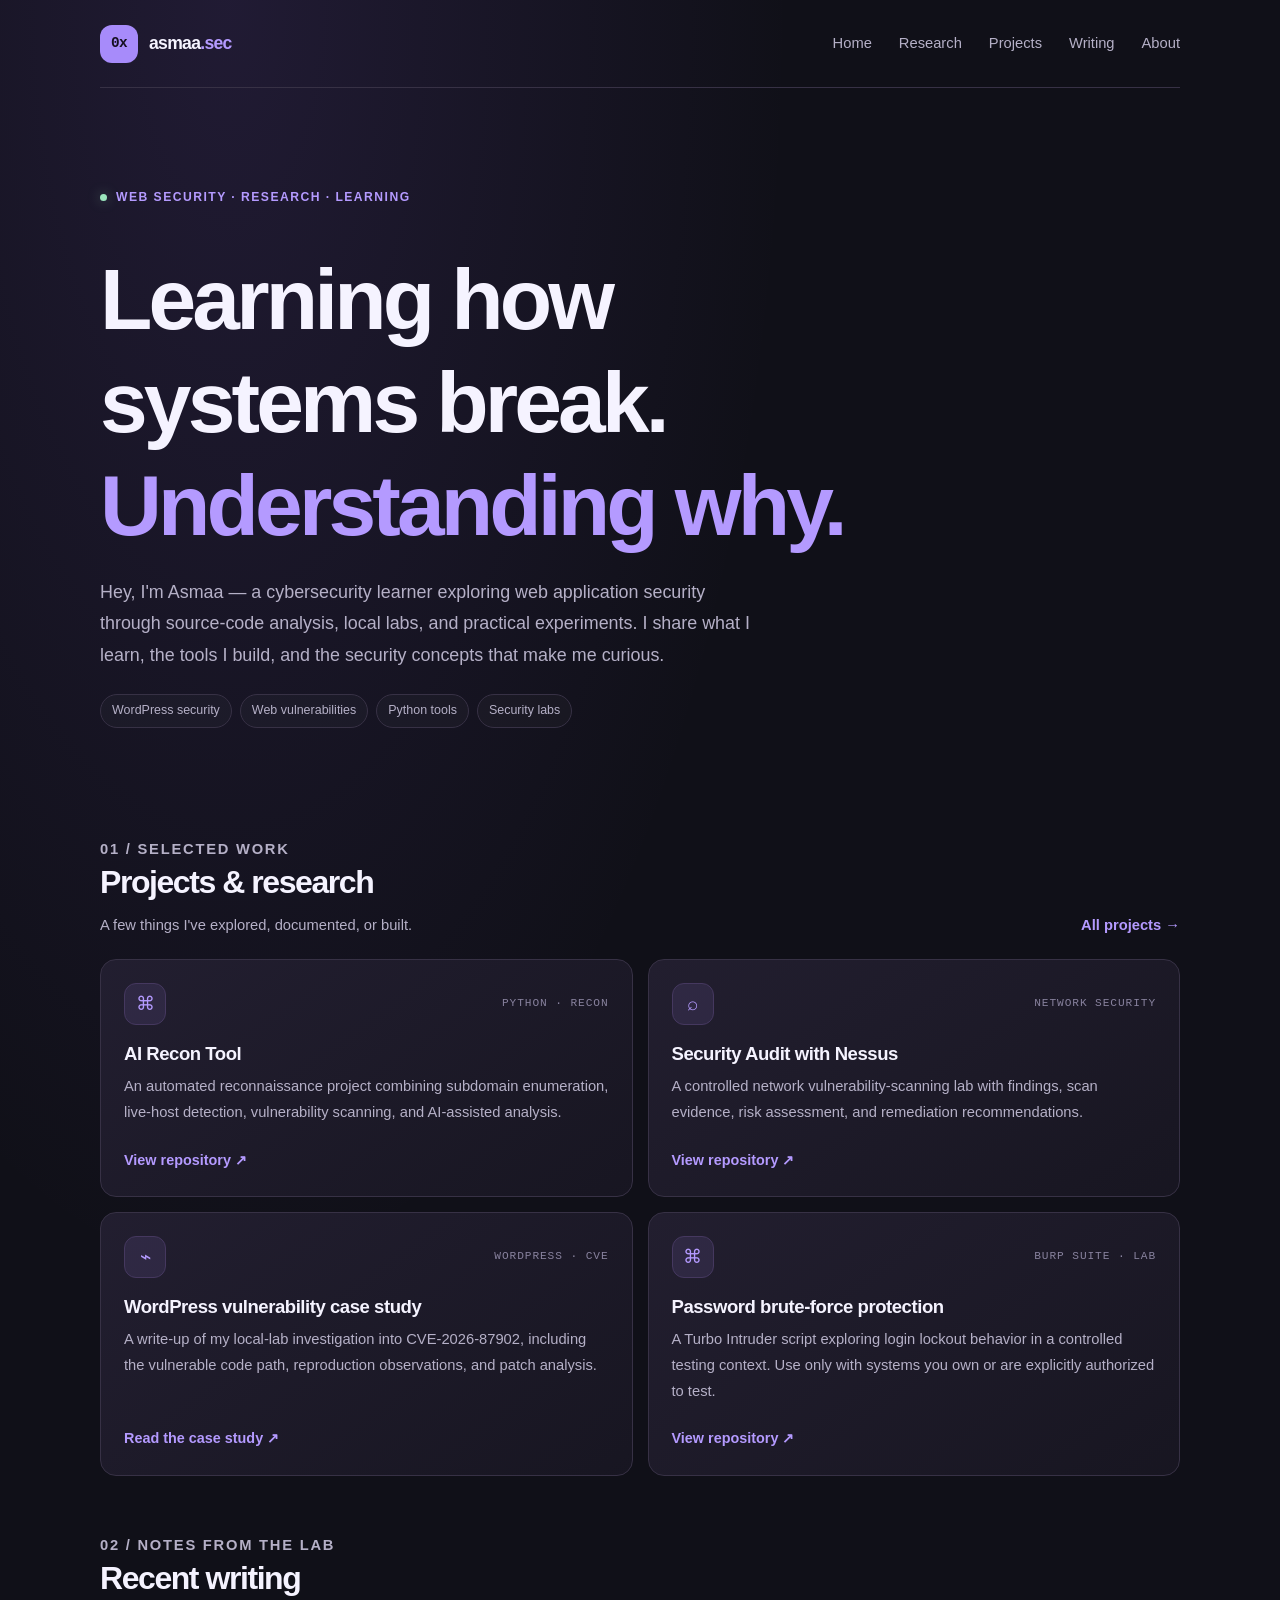
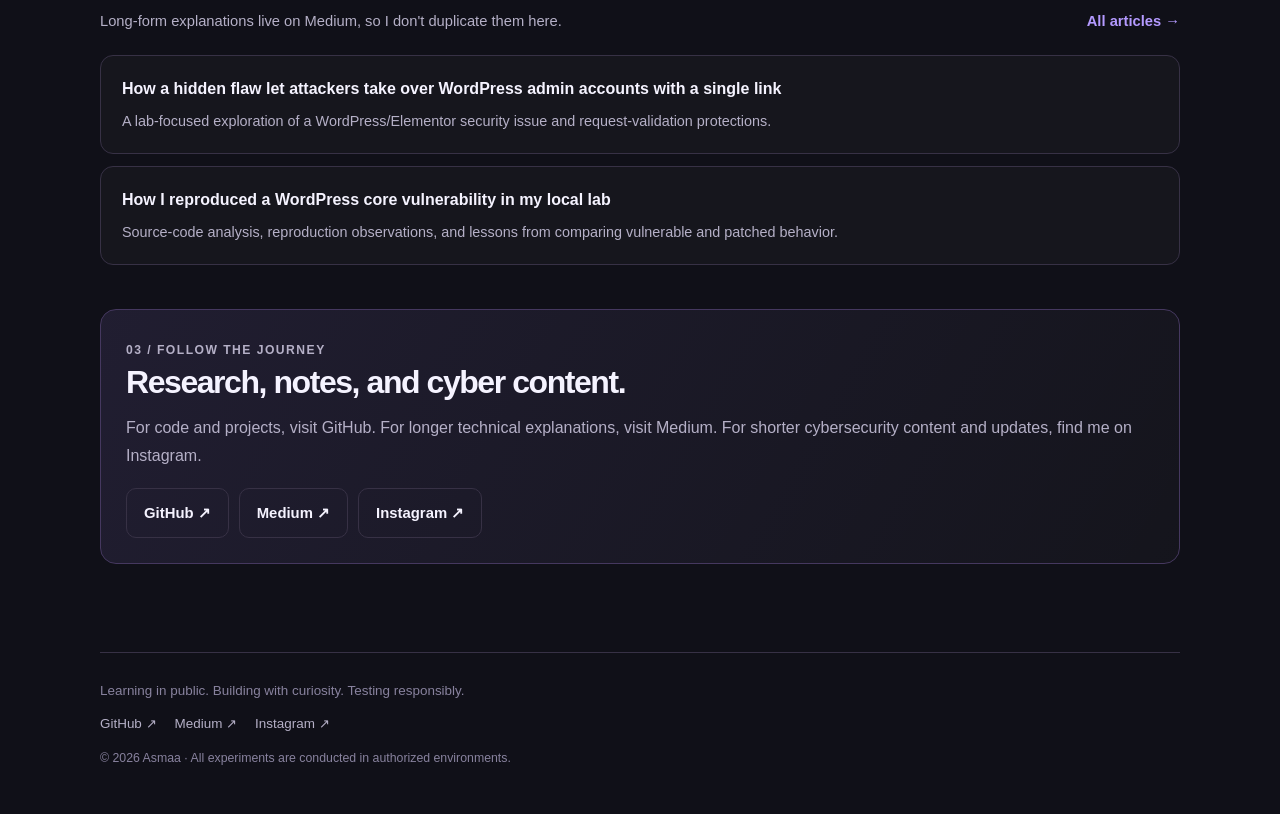
<file: index.html>
<!doctype html>
<html lang="en">
<head>
  <meta charset="utf-8">
  <meta name="viewport" content="width=device-width, initial-scale=1">
  <meta name="theme-color" content="#101018">
  <meta name="description" content="Asmaa&#39;s cybersecurity portfolio: web security research, tools, and technical writing.">
  <title>Asmaa | Web Security</title>
  <link rel="stylesheet" href="/assets/css/style.css">
</head>
<body>
  <div class="site-shell">
    <header class="site-header">
      <a class="brand" href="/" aria-label="Asmaa home">
        <span class="brand-mark">0x</span>
        <span>asmaa<span class="brand-accent">.sec</span></span>
      </a>
      <nav class="main-nav" aria-label="Main navigation">
        <a href="/">Home</a>
        <a href="/research/">Research</a>
        <a href="/projects/">Projects</a>
        <a href="/writing/">Writing</a>
        <a href="/about/">About</a>
      </nav>
    </header>

    <main id="main-content" class="main-content">
      <section class="hero">
  <p class="eyebrow"><span class="eyebrow-dot"></span> WEB SECURITY · RESEARCH · LEARNING</p>
  <h1>Learning how systems break.<br /><span class="gradient-text">Understanding why.</span></h1>
  <p class="hero-copy">Hey, I'm Asmaa — a cybersecurity learner exploring web application security through source-code analysis, local labs, and practical experiments. I share what I learn, the tools I build, and the security concepts that make me curious.</p>
<div class="focus-row" aria-label="Areas of interest">
    <span class="pill">WordPress security</span>
    <span class="pill">Web vulnerabilities</span>
    <span class="pill">Python tools</span>
    <span class="pill">Security labs</span>
  </div>
</section>

<section class="section">
  <div class="section-heading">
    <div><p class="eyebrow">01 / SELECTED WORK</p><h2>Projects &amp; research</h2><p>A few things I've explored, documented, or built.</p></div>
    <a class="text-link" href="/projects/">All projects →</a>
  </div>
  <div class="card-grid">
    <article class="card">
      <div class="card-top"><span class="card-icon" aria-hidden="true">⌘</span><span class="card-label">Python · Recon</span></div>
      <h3>AI Recon Tool</h3>
      <p>An automated reconnaissance project combining subdomain enumeration, live-host detection, vulnerability scanning, and AI-assisted analysis.</p>
      <a class="card-link" href="https://github.com/0xasmaa/Ai-Recon-Tool" target="_blank" rel="noopener noreferrer">View repository ↗</a>
    </article>
    <article class="card">
      <div class="card-top"><span class="card-icon" aria-hidden="true">⌕</span><span class="card-label">Network security</span></div>
      <h3>Security Audit with Nessus</h3>
      <p>A controlled network vulnerability-scanning lab with findings, scan evidence, risk assessment, and remediation recommendations.</p>
      <a class="card-link" href="https://github.com/0xasmaa/Security-Audit-with-Nessus" target="_blank" rel="noopener noreferrer">View repository ↗</a>
    </article>
    <article class="card">
      <div class="card-top"><span class="card-icon" aria-hidden="true">⌁</span><span class="card-label">WordPress · CVE</span></div>
      <h3>WordPress vulnerability case study</h3>
      <p>A write-up of my local-lab investigation into CVE-2026-87902, including the vulnerable code path, reproduction observations, and patch analysis.</p>
      <a class="card-link" href="https://medium.com/@0xasmaa/how-i-reproduced-a-critical-wordpress-core-vulnerability-in-my-local-lab-bc8d1e03f189" target="_blank" rel="noopener noreferrer">Read the case study ↗</a>
    </article>
    <article class="card">
      <div class="card-top"><span class="card-icon" aria-hidden="true">⌘</span><span class="card-label">Burp Suite · Lab</span></div>
      <h3>Password brute-force protection</h3>
      <p>A Turbo Intruder script exploring login lockout behavior in a controlled testing context. Use only with systems you own or are explicitly authorized to test.</p>
      <a class="card-link" href="https://github.com/0xasmaa/password-brute-force-protection" target="_blank" rel="noopener noreferrer">View repository ↗</a>
    </article>
  </div>
</section>

<section class="section">
  <div class="section-heading">
    <div><p class="eyebrow">02 / NOTES FROM THE LAB</p><h2>Recent writing</h2><p>Long-form explanations live on Medium, so I don't duplicate them here.</p></div>
    <a class="text-link" href="https://medium.com/@0xasmaa" target="_blank" rel="noopener noreferrer">All articles →</a>
  </div>
  <div class="article-list">
    
    
      
    <article class="article">
      <a href="https://medium.com/@0xasmaa/how-a-hidden-flaw-let-attackers-take-over-wordpress-admin-accounts-with-a-single-link-what-i-8135d3a4db41" target="_blank" rel="noopener noreferrer">How a hidden flaw let attackers take over WordPress admin accounts with a single link</a>
      <p>A lab-focused exploration of a WordPress/Elementor security issue and request-validation protections.</p>
      
    </article>
      
    <article class="article">
      <a href="https://medium.com/@0xasmaa/how-i-reproduced-a-critical-wordpress-core-vulnerability-in-my-local-lab-bc8d1e03f189" target="_blank" rel="noopener noreferrer">How I reproduced a WordPress core vulnerability in my local lab</a>
      <p>Source-code analysis, reproduction observations, and lessons from comparing vulnerable and patched behavior.</p>
      
    </article>
      
    
  </div>
</section>

<section class="callout">
  <p class="eyebrow">03 / FOLLOW THE JOURNEY</p>
  <h2>Research, notes, and cyber content.</h2>
  <p>For code and projects, visit GitHub. For longer technical explanations, visit Medium. For shorter cybersecurity content and updates, find me on Instagram.</p>
  <div class="social-row">
    <a class="button" href="https://github.com/0xasmaa" target="_blank" rel="noopener noreferrer">GitHub ↗</a>
    <a class="button" href="https://medium.com/@0xasmaa" target="_blank" rel="noopener noreferrer">Medium ↗</a>
    <a class="button" href="https://www.instagram.com/0xasmaa/" target="_blank" rel="noopener noreferrer">Instagram ↗</a>
  </div>
</section>

    </main>

    <footer class="site-footer">
      <p>Learning in public. Building with curiosity. Testing responsibly.</p>
      <div class="footer-links" aria-label="Social links">
        <a href="https://github.com/0xasmaa" target="_blank" rel="noopener noreferrer">GitHub ↗</a>
        <a href="https://medium.com/@0xasmaa" target="_blank" rel="noopener noreferrer">Medium ↗</a>
        <a href="https://www.instagram.com/0xasmaa/" target="_blank" rel="noopener noreferrer">Instagram ↗</a>
      </div>
      <p class="copyright">© 2026 Asmaa · All experiments are conducted in authorized environments.</p>
    </footer>
  </div>
</body>
</html>
</file>
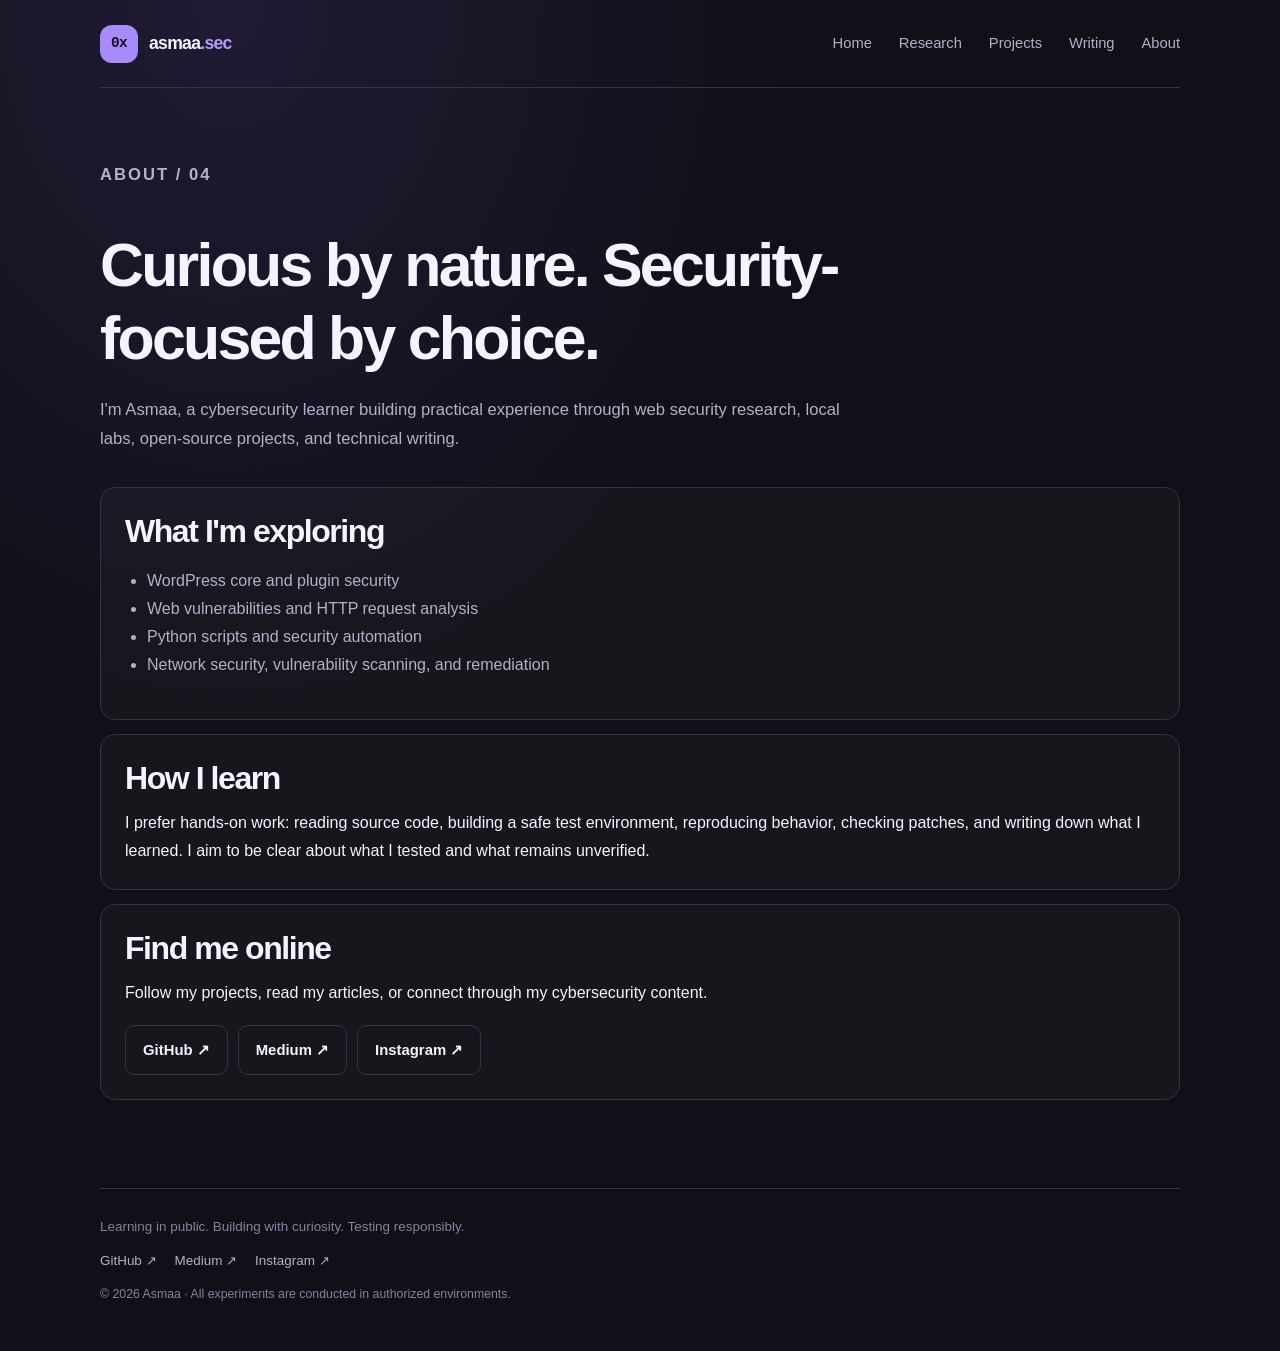
<file: about/index.html>
<!doctype html>
<html lang="en">
<head>
  <meta charset="utf-8">
  <meta name="viewport" content="width=device-width, initial-scale=1">
  <meta name="theme-color" content="#101018">
  <meta name="description" content="About Asmaa and her cybersecurity learning journey.">
  <title>About · Asmaa | Web Security</title>
  <link rel="stylesheet" href="/assets/css/style.css">
</head>
<body>
  <div class="site-shell">
    <header class="site-header">
      <a class="brand" href="/" aria-label="Asmaa home">
        <span class="brand-mark">0x</span>
        <span>asmaa<span class="brand-accent">.sec</span></span>
      </a>
      <nav class="main-nav" aria-label="Main navigation">
        <a href="/">Home</a>
        <a href="/research/">Research</a>
        <a href="/projects/">Projects</a>
        <a href="/writing/">Writing</a>
        <a href="/about/">About</a>
      </nav>
    </header>

    <main id="main-content" class="main-content">
      <div class="page-intro">
  <p class="eyebrow">ABOUT / 04</p>
  <h1>Curious by nature. Security-focused by choice.</h1>
  <p>I'm Asmaa, a cybersecurity learner building practical experience through web security research, local labs, open-source projects, and technical writing.</p>
</div>

<section class="content-panel">
  <h2>What I'm exploring</h2>
  <ul>
    <li>WordPress core and plugin security</li>
    <li>Web vulnerabilities and HTTP request analysis</li>
    <li>Python scripts and security automation</li>
    <li>Network security, vulnerability scanning, and remediation</li>
  </ul>
</section>

<section class="content-panel">
  <h2>How I learn</h2>
  <p>I prefer hands-on work: reading source code, building a safe test environment, reproducing behavior, checking patches, and writing down what I learned. I aim to be clear about what I tested and what remains unverified.</p>
</section>

<section class="content-panel">
  <h2>Find me online</h2>
  <p>Follow my projects, read my articles, or connect through my cybersecurity content.</p>
  <div class="social-row">
    <a class="button" href="https://github.com/0xasmaa" target="_blank" rel="noopener noreferrer">GitHub ↗</a>
    <a class="button" href="https://medium.com/@0xasmaa" target="_blank" rel="noopener noreferrer">Medium ↗</a>
    <a class="button" href="https://www.instagram.com/0xasmaa/" target="_blank" rel="noopener noreferrer">Instagram ↗</a>
  </div>
</section>

    </main>

    <footer class="site-footer">
      <p>Learning in public. Building with curiosity. Testing responsibly.</p>
      <div class="footer-links" aria-label="Social links">
        <a href="https://github.com/0xasmaa" target="_blank" rel="noopener noreferrer">GitHub ↗</a>
        <a href="https://medium.com/@0xasmaa" target="_blank" rel="noopener noreferrer">Medium ↗</a>
        <a href="https://www.instagram.com/0xasmaa/" target="_blank" rel="noopener noreferrer">Instagram ↗</a>
      </div>
      <p class="copyright">© 2026 Asmaa · All experiments are conducted in authorized environments.</p>
    </footer>
  </div>
</body>
</html>
</file>
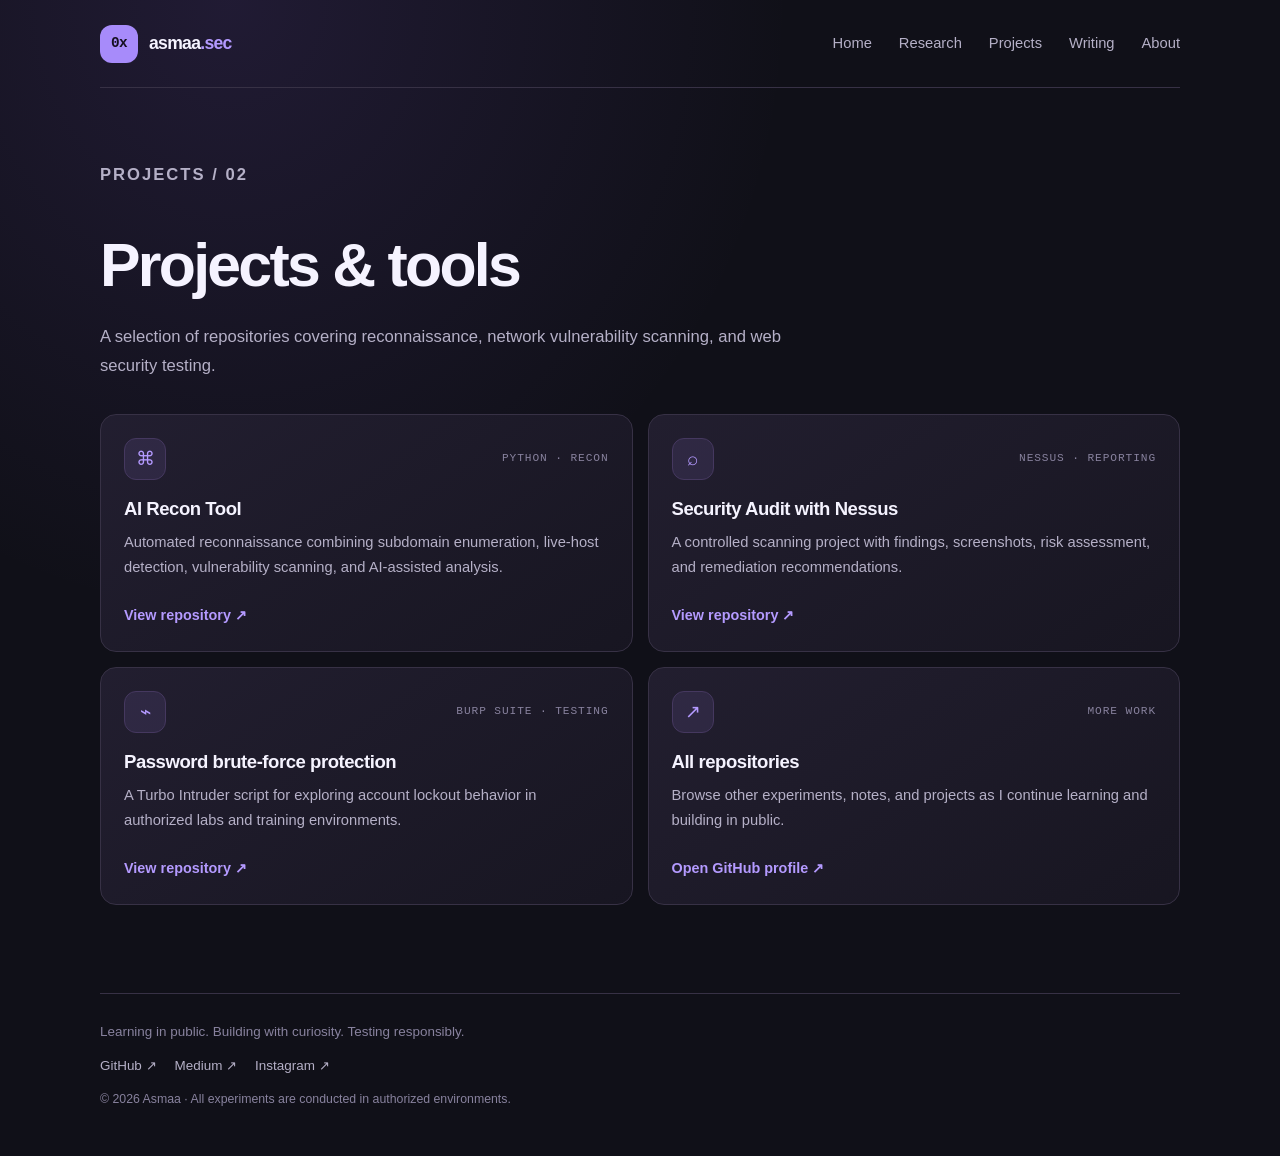
<file: projects/index.html>
<!doctype html>
<html lang="en">
<head>
  <meta charset="utf-8">
  <meta name="viewport" content="width=device-width, initial-scale=1">
  <meta name="theme-color" content="#101018">
  <meta name="description" content="Cybersecurity tools, labs, and projects by Asmaa.">
  <title>Projects &amp; Tools · Asmaa | Web Security</title>
  <link rel="stylesheet" href="/assets/css/style.css">
</head>
<body>
  <div class="site-shell">
    <header class="site-header">
      <a class="brand" href="/" aria-label="Asmaa home">
        <span class="brand-mark">0x</span>
        <span>asmaa<span class="brand-accent">.sec</span></span>
      </a>
      <nav class="main-nav" aria-label="Main navigation">
        <a href="/">Home</a>
        <a href="/research/">Research</a>
        <a href="/projects/">Projects</a>
        <a href="/writing/">Writing</a>
        <a href="/about/">About</a>
      </nav>
    </header>

    <main id="main-content" class="main-content">
      <div class="page-intro">
  <p class="eyebrow">PROJECTS / 02</p>
  <h1>Projects &amp; tools</h1>
  <p>A selection of repositories covering reconnaissance, network vulnerability scanning, and web security testing.</p>
</div>

<div class="card-grid">
  <article class="card">
    <div class="card-top"><span class="card-icon" aria-hidden="true">⌘</span><span class="card-label">Python · Recon</span></div>
    <h3>AI Recon Tool</h3>
    <p>Automated reconnaissance combining subdomain enumeration, live-host detection, vulnerability scanning, and AI-assisted analysis.</p>
    <a class="card-link" href="https://github.com/0xasmaa/Ai-Recon-Tool" target="_blank" rel="noopener noreferrer">View repository ↗</a>
  </article>
  <article class="card">
    <div class="card-top"><span class="card-icon" aria-hidden="true">⌕</span><span class="card-label">Nessus · Reporting</span></div>
    <h3>Security Audit with Nessus</h3>
    <p>A controlled scanning project with findings, screenshots, risk assessment, and remediation recommendations.</p>
    <a class="card-link" href="https://github.com/0xasmaa/Security-Audit-with-Nessus" target="_blank" rel="noopener noreferrer">View repository ↗</a>
  </article>
  <article class="card">
    <div class="card-top"><span class="card-icon" aria-hidden="true">⌁</span><span class="card-label">Burp Suite · Testing</span></div>
    <h3>Password brute-force protection</h3>
    <p>A Turbo Intruder script for exploring account lockout behavior in authorized labs and training environments.</p>
    <a class="card-link" href="https://github.com/0xasmaa/password-brute-force-protection" target="_blank" rel="noopener noreferrer">View repository ↗</a>
  </article>
  <article class="card">
    <div class="card-top"><span class="card-icon" aria-hidden="true">↗</span><span class="card-label">More work</span></div>
    <h3>All repositories</h3>
    <p>Browse other experiments, notes, and projects as I continue learning and building in public.</p>
    <a class="card-link" href="https://github.com/0xasmaa" target="_blank" rel="noopener noreferrer">Open GitHub profile ↗</a>
  </article>
</div>

    </main>

    <footer class="site-footer">
      <p>Learning in public. Building with curiosity. Testing responsibly.</p>
      <div class="footer-links" aria-label="Social links">
        <a href="https://github.com/0xasmaa" target="_blank" rel="noopener noreferrer">GitHub ↗</a>
        <a href="https://medium.com/@0xasmaa" target="_blank" rel="noopener noreferrer">Medium ↗</a>
        <a href="https://www.instagram.com/0xasmaa/" target="_blank" rel="noopener noreferrer">Instagram ↗</a>
      </div>
      <p class="copyright">© 2026 Asmaa · All experiments are conducted in authorized environments.</p>
    </footer>
  </div>
</body>
</html>
</file>
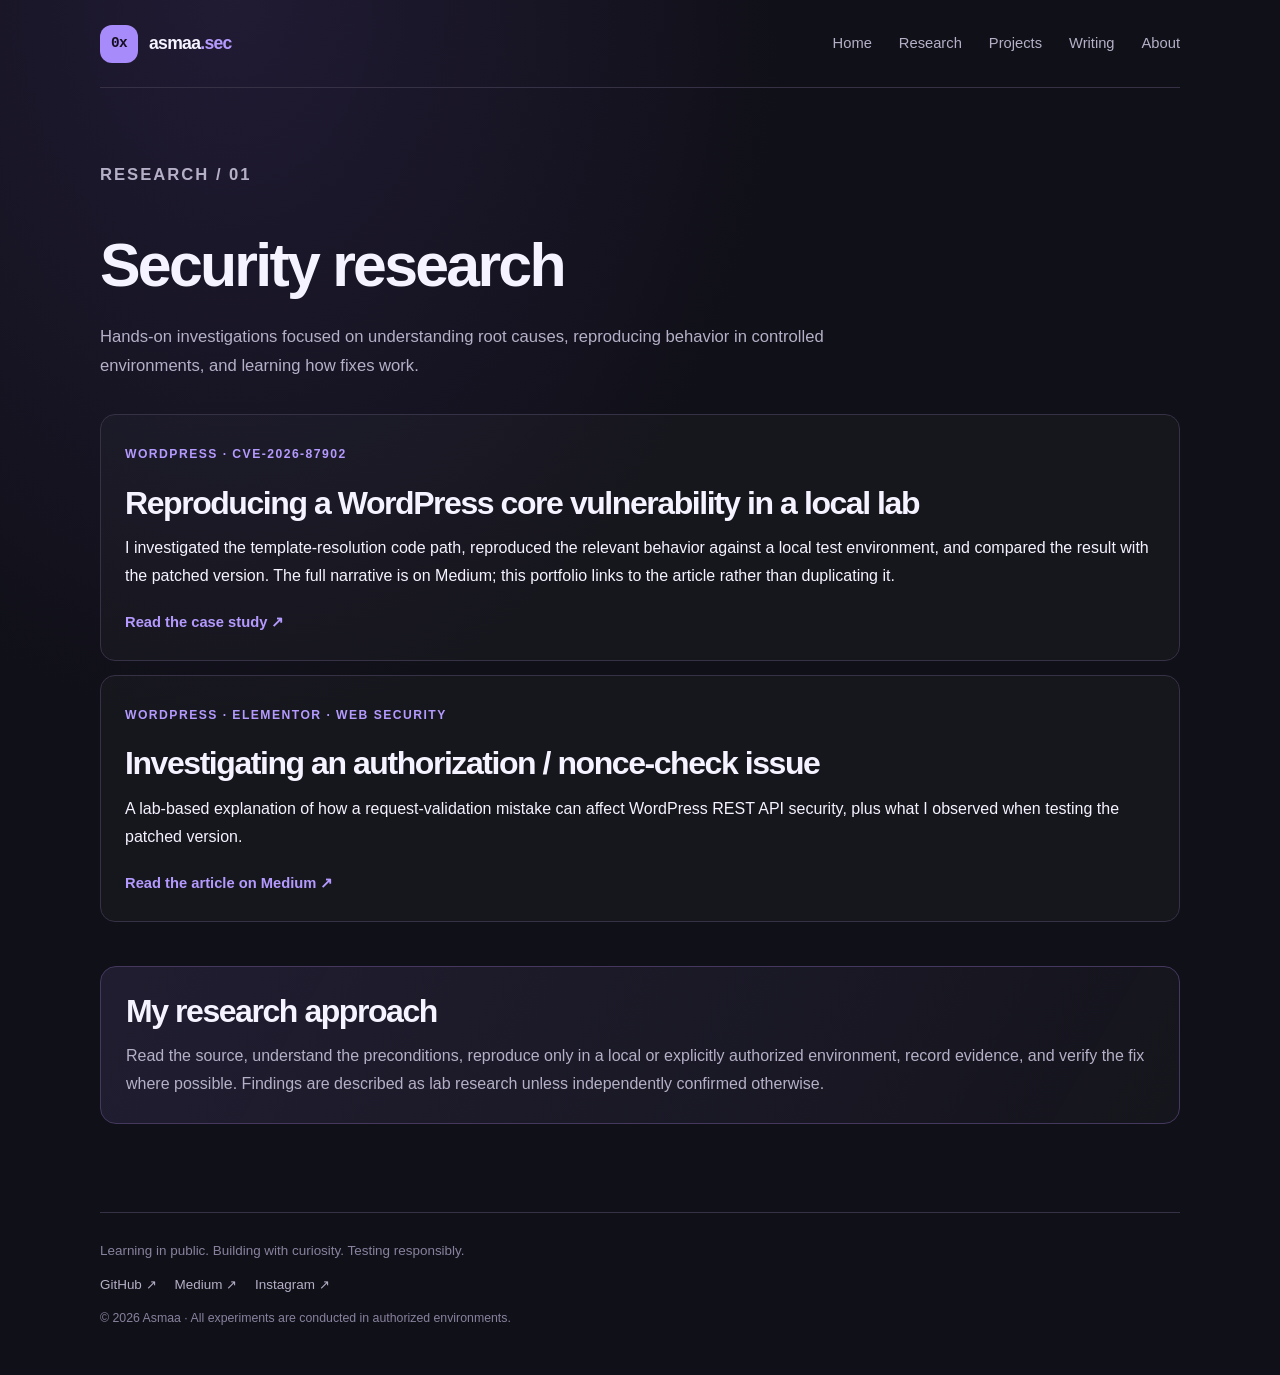
<file: research/index.html>
<!doctype html>
<html lang="en">
<head>
  <meta charset="utf-8">
  <meta name="viewport" content="width=device-width, initial-scale=1">
  <meta name="theme-color" content="#101018">
  <meta name="description" content="Selected web security research and lab notes by Asmaa.">
  <title>Security Research · Asmaa | Web Security</title>
  <link rel="stylesheet" href="/assets/css/style.css">
</head>
<body>
  <div class="site-shell">
    <header class="site-header">
      <a class="brand" href="/" aria-label="Asmaa home">
        <span class="brand-mark">0x</span>
        <span>asmaa<span class="brand-accent">.sec</span></span>
      </a>
      <nav class="main-nav" aria-label="Main navigation">
        <a href="/">Home</a>
        <a href="/research/">Research</a>
        <a href="/projects/">Projects</a>
        <a href="/writing/">Writing</a>
        <a href="/about/">About</a>
      </nav>
    </header>

    <main id="main-content" class="main-content">
      <div class="page-intro">
  <p class="eyebrow">RESEARCH / 01</p>
  <h1>Security research</h1>
  <p>Hands-on investigations focused on understanding root causes, reproducing behavior in controlled environments, and learning how fixes work.</p>
</div>

<section class="content-panel">
  <p class="eyebrow">WORDPRESS · CVE-2026-87902</p>
  <h2>Reproducing a WordPress core vulnerability in a local lab</h2>
  <p>I investigated the template-resolution code path, reproduced the relevant behavior against a local test environment, and compared the result with the patched version. The full narrative is on Medium; this portfolio links to the article rather than duplicating it.</p>
  <p><a class="text-link" href="https://medium.com/@0xasmaa/how-i-reproduced-a-critical-wordpress-core-vulnerability-in-my-local-lab-bc8d1e03f189" target="_blank" rel="noopener noreferrer">Read the case study ↗</a></p>
</section>

<section class="content-panel">
  <p class="eyebrow">WORDPRESS · ELEMENTOR · WEB SECURITY</p>
  <h2>Investigating an authorization / nonce-check issue</h2>
  <p>A lab-based explanation of how a request-validation mistake can affect WordPress REST API security, plus what I observed when testing the patched version.</p>
  <p><a class="text-link" href="https://medium.com/@0xasmaa/how-a-hidden-flaw-let-attackers-take-over-wordpress-admin-accounts-with-a-single-link-what-i-8135d3a4db41" target="_blank" rel="noopener noreferrer">Read the article on Medium ↗</a></p>
</section>

<section class="callout">
  <h2>My research approach</h2>
  <p>Read the source, understand the preconditions, reproduce only in a local or explicitly authorized environment, record evidence, and verify the fix where possible. Findings are described as lab research unless independently confirmed otherwise.</p>
</section>

    </main>

    <footer class="site-footer">
      <p>Learning in public. Building with curiosity. Testing responsibly.</p>
      <div class="footer-links" aria-label="Social links">
        <a href="https://github.com/0xasmaa" target="_blank" rel="noopener noreferrer">GitHub ↗</a>
        <a href="https://medium.com/@0xasmaa" target="_blank" rel="noopener noreferrer">Medium ↗</a>
        <a href="https://www.instagram.com/0xasmaa/" target="_blank" rel="noopener noreferrer">Instagram ↗</a>
      </div>
      <p class="copyright">© 2026 Asmaa · All experiments are conducted in authorized environments.</p>
    </footer>
  </div>
</body>
</html>
</file>
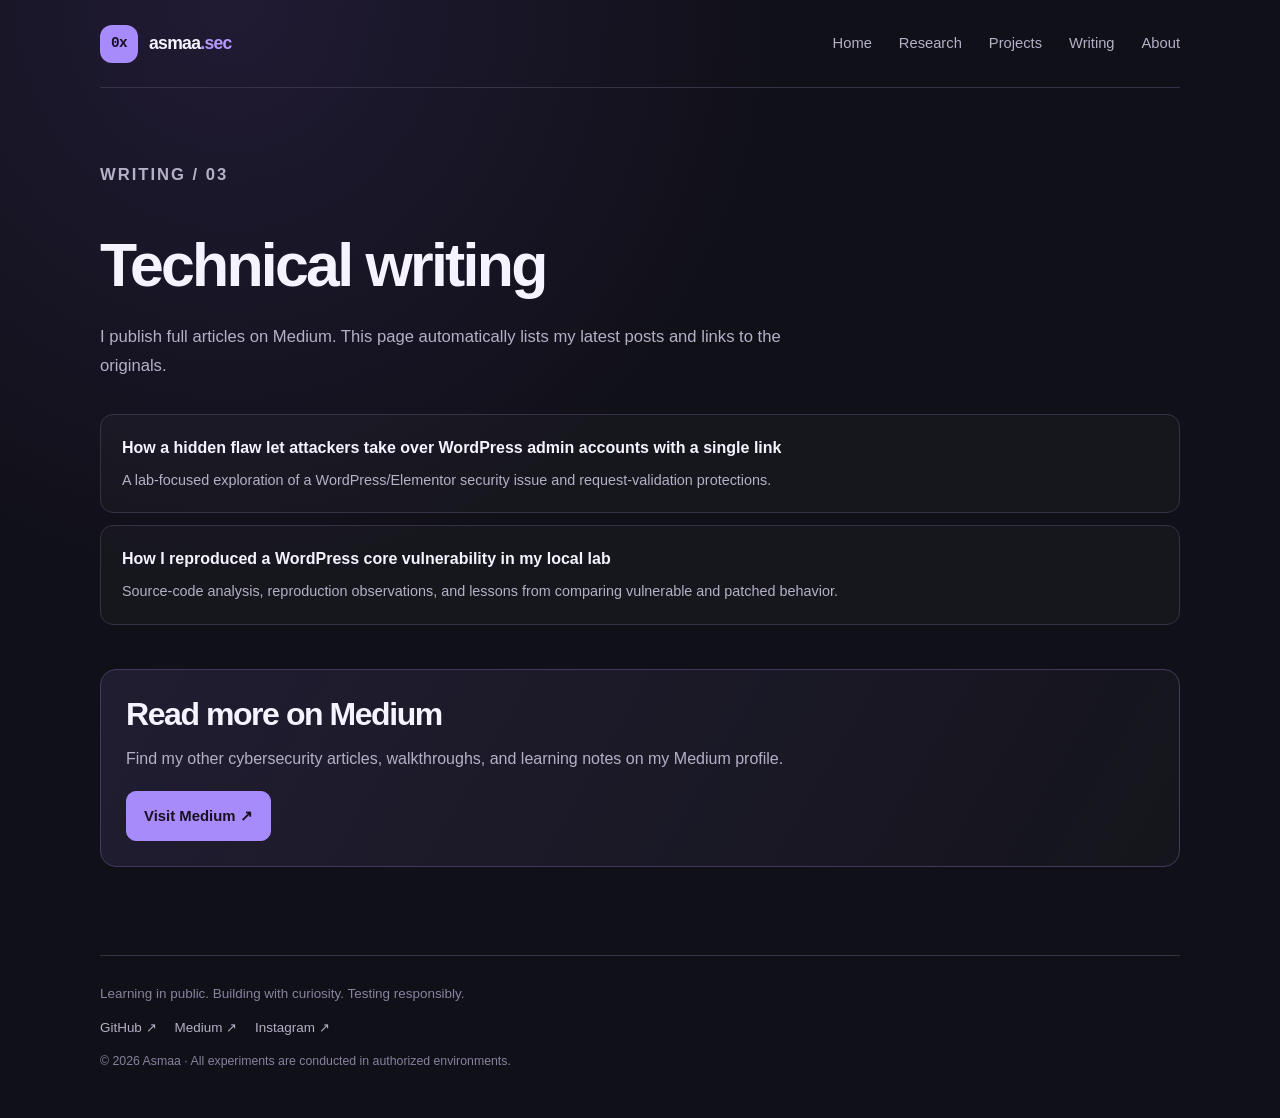
<file: writing/index.html>
<!doctype html>
<html lang="en">
<head>
  <meta charset="utf-8">
  <meta name="viewport" content="width=device-width, initial-scale=1">
  <meta name="theme-color" content="#101018">
  <meta name="description" content="Technical writing and cybersecurity articles by Asmaa.">
  <title>Writing · Asmaa | Web Security</title>
  <link rel="stylesheet" href="/assets/css/style.css">
</head>
<body>
  <div class="site-shell">
    <header class="site-header">
      <a class="brand" href="/" aria-label="Asmaa home">
        <span class="brand-mark">0x</span>
        <span>asmaa<span class="brand-accent">.sec</span></span>
      </a>
      <nav class="main-nav" aria-label="Main navigation">
        <a href="/">Home</a>
        <a href="/research/">Research</a>
        <a href="/projects/">Projects</a>
        <a href="/writing/">Writing</a>
        <a href="/about/">About</a>
      </nav>
    </header>

    <main id="main-content" class="main-content">
      <div class="page-intro">
  <p class="eyebrow">WRITING / 03</p>
  <h1>Technical writing</h1>
  <p>I publish full articles on Medium. This page automatically lists my latest posts and links to the originals.</p>
</div>

<div class="article-list">
  
  
    
  <article class="article">
    <a href="https://medium.com/@0xasmaa/how-a-hidden-flaw-let-attackers-take-over-wordpress-admin-accounts-with-a-single-link-what-i-8135d3a4db41" target="_blank" rel="noopener noreferrer">How a hidden flaw let attackers take over WordPress admin accounts with a single link</a>
    <p>A lab-focused exploration of a WordPress/Elementor security issue and request-validation protections.</p>
    
  </article>
    
  <article class="article">
    <a href="https://medium.com/@0xasmaa/how-i-reproduced-a-critical-wordpress-core-vulnerability-in-my-local-lab-bc8d1e03f189" target="_blank" rel="noopener noreferrer">How I reproduced a WordPress core vulnerability in my local lab</a>
    <p>Source-code analysis, reproduction observations, and lessons from comparing vulnerable and patched behavior.</p>
    
  </article>
    
  
</div>

<div class="callout">
  <h2>Read more on Medium</h2>
  <p>Find my other cybersecurity articles, walkthroughs, and learning notes on my Medium profile.</p>
  <div class="social-row"><a class="button button-primary" href="https://medium.com/@0xasmaa" target="_blank" rel="noopener noreferrer">Visit Medium ↗</a></div>
</div>

    </main>

    <footer class="site-footer">
      <p>Learning in public. Building with curiosity. Testing responsibly.</p>
      <div class="footer-links" aria-label="Social links">
        <a href="https://github.com/0xasmaa" target="_blank" rel="noopener noreferrer">GitHub ↗</a>
        <a href="https://medium.com/@0xasmaa" target="_blank" rel="noopener noreferrer">Medium ↗</a>
        <a href="https://www.instagram.com/0xasmaa/" target="_blank" rel="noopener noreferrer">Instagram ↗</a>
      </div>
      <p class="copyright">© 2026 Asmaa · All experiments are conducted in authorized environments.</p>
    </footer>
  </div>
</body>
</html>
</file>
<file: assets/css/style.css>
:root {
  --bg: #101018;
  --surface: #191824;
  --surface-raised: #211e2e;
  --text: #f5f3ff;
  --muted: #b5b0c7;
  --faint: #88829e;
  --accent: #b49aff;
  --accent-strong: #a78bfa;
  --border: #373145;
  --max-width: 1080px;
}

* { box-sizing: border-box; }
html { scroll-behavior: smooth; }
body {
  margin: 0;
  background:
    radial-gradient(ellipse at 18% 0%, rgba(133, 91, 219, .14), transparent 35rem),
    var(--bg);
  color: var(--text);
  font-family: -apple-system, BlinkMacSystemFont, "Segoe UI", sans-serif;
  font-size: 16px;
  line-height: 1.75;
  -webkit-font-smoothing: antialiased;
}
a { color: var(--accent); text-decoration: none; }
a:hover { color: #d2c2ff; }
a:focus-visible { outline: 2px solid var(--accent); outline-offset: 4px; border-radius: 4px; }
.site-shell { width: min(var(--max-width), calc(100% - 44px)); margin: 0 auto; }
.site-header {
  min-height: 88px; display: flex; align-items: center; justify-content: space-between;
  gap: 28px; border-bottom: 1px solid var(--border); padding: 20px 0;
}
.brand { display: inline-flex; align-items: center; gap: 11px; color: var(--text); font-weight: 750; font-size: 1.1rem; letter-spacing: -.04em; white-space: nowrap; }
.brand:hover { color: var(--text); text-decoration: none; }
.brand-mark { display: grid; place-items: center; width: 38px; height: 38px; border-radius: 12px; background: var(--accent-strong); color: #151020; font-family: ui-monospace, SFMono-Regular, Menlo, monospace; font-size: .9rem; }
.brand-accent { color: var(--accent); }
.main-nav { display: flex; flex-wrap: wrap; align-items: center; gap: clamp(12px, 2.2vw, 27px); }
.main-nav a { color: var(--muted); font-size: .92rem; }
.main-nav a:hover { color: var(--text); text-decoration: none; }
.main-content { min-height: 58vh; padding: 72px 0 88px; }
.hero { padding: 22px 0 52px; max-width: 850px; }
.eyebrow { display: inline-flex; align-items: center; gap: 9px; color: var(--accent); text-transform: uppercase; letter-spacing: .12em; font-size: .76rem; font-weight: 700; }
.eyebrow-dot { display: inline-block; width: 7px; height: 7px; border-radius: 50%; background: #9be5bd; box-shadow: 0 0 13px rgba(155, 229, 189, .4); }
h1, h2, h3 { color: var(--text); line-height: 1.2; letter-spacing: -.045em; }
h1 { max-width: 820px; margin: 22px 0 20px; font-size: clamp(2.8rem, 6.7vw, 5.4rem); font-weight: 760; }
h1 .gradient-text { color: var(--accent); }
h2 { margin: 0 0 12px; font-size: clamp(1.55rem, 3vw, 2rem); }
h3 { margin: 0 0 9px; font-size: 1.16rem; letter-spacing: -.025em; }
p { margin: 0 0 18px; }
.hero-copy { max-width: 670px; color: var(--muted); font-size: 1.12rem; }
.button-row { display: flex; flex-wrap: wrap; align-items: center; gap: 12px; margin: 28px 0 22px; }
.button { display: inline-flex; align-items: center; justify-content: center; gap: 9px; padding: 11px 17px; border: 1px solid var(--border); border-radius: 10px; color: var(--text); font-weight: 650; font-size: .93rem; transition: transform .18s ease, border-color .18s ease, background .18s ease; }
.button:hover { transform: translateY(-2px); border-color: var(--accent); color: var(--text); text-decoration: none; }
.button-primary { background: var(--accent-strong); color: #171120; border-color: var(--accent-strong); }
.button-primary:hover { background: #c6b4ff; color: #171120; }
.button-quiet { background: rgba(255,255,255,.025); }
.focus-row { display: flex; flex-wrap: wrap; gap: 8px; padding-top: 5px; }
.pill { color: var(--muted); border: 1px solid var(--border); background: rgba(255,255,255,.025); border-radius: 999px; padding: 5px 11px; font-size: .78rem; }
.section { margin-top: 55px; }
.section-heading { display: flex; flex-wrap: wrap; align-items: end; justify-content: space-between; gap: 12px; margin-bottom: 20px; }
.section-heading p { margin: 0; color: var(--muted); font-size: .92rem; }
.text-link { font-size: .92rem; font-weight: 650; white-space: nowrap; }
.card-grid { display: grid; grid-template-columns: repeat(2, minmax(0, 1fr)); gap: 15px; }
.card { min-width: 0; display: flex; flex-direction: column; align-items: flex-start; padding: 23px; border: 1px solid var(--border); border-radius: 16px; background: linear-gradient(145deg, rgba(35, 31, 49, .94), rgba(24, 22, 34, .94)); transition: transform .18s ease, border-color .18s ease; }
.card:hover { transform: translateY(-3px); border-color: #645384; }
.card-top { width: 100%; display: flex; align-items: center; justify-content: space-between; gap: 12px; margin-bottom: 18px; }
.card-icon { display: grid; place-items: center; width: 42px; height: 42px; border-radius: 12px; border: 1px solid #45385f; background: rgba(167, 139, 250, .1); color: var(--accent); font-size: 1.2rem; }
.card-label { color: var(--faint); font-family: ui-monospace, SFMono-Regular, Menlo, monospace; font-size: .7rem; letter-spacing: .08em; text-transform: uppercase; }
.card p { color: var(--muted); font-size: .92rem; }
.card .card-link { margin-top: auto; padding-top: 4px; font-size: .9rem; font-weight: 650; }
.article-list { display: grid; gap: 12px; }
.article { padding: 19px 21px; background: rgba(255,255,255,.025); border: 1px solid var(--border); border-radius: 13px; }
.article a { color: var(--text); font-weight: 700; }
.article a:hover { color: var(--accent); }
.article p { margin: 6px 0 0; color: var(--muted); font-size: .9rem; }
.callout { margin-top: 44px; padding: 25px; border: 1px solid #45385f; border-radius: 16px; background: linear-gradient(120deg, rgba(167,139,250,.11), rgba(255,255,255,.02)); }
.callout p { color: var(--muted); margin-bottom: 0; }
.page-intro { max-width: 740px; margin-bottom: 34px; }
.page-intro h1 { font-size: clamp(2.4rem, 5vw, 3.8rem); }
.page-intro p { color: var(--muted); font-size: 1.04rem; }
.content-panel { padding: 24px; border: 1px solid var(--border); background: rgba(255,255,255,.025); border-radius: 15px; }
.content-panel + .content-panel { margin-top: 14px; }
.content-panel p:last-child { margin-bottom: 0; }
.content-panel ul { color: var(--muted); padding-left: 22px; }
.social-row { display: flex; flex-wrap: wrap; gap: 10px; margin-top: 18px; }
.site-footer { border-top: 1px solid var(--border); padding: 26px 0 35px; color: var(--faint); font-size: .84rem; }
.site-footer p { margin: 0 0 10px; }
.footer-links { display: flex; flex-wrap: wrap; gap: 18px; margin-bottom: 12px; }
.footer-links a { color: var(--muted); }
.footer-links a:hover { color: var(--accent); }
.copyright { font-size: .77rem; }
@media (max-width: 700px) {
  .site-shell { width: min(100% - 30px, var(--max-width)); }
  .site-header { align-items: flex-start; flex-direction: column; gap: 18px; padding: 18px 0; }
  .main-nav { gap: 13px 18px; }
  .main-nav a { font-size: .88rem; }
  .main-content { padding: 47px 0 62px; }
  .hero { padding-top: 8px; }
  .card-grid { grid-template-columns: 1fr; }
  .card { padding: 20px; }
  .section { margin-top: 43px; }
}
@media (prefers-reduced-motion: reduce) {
  html { scroll-behavior: auto; }
  *, *::before, *::after { transition-duration: .01ms !important; }
}
</file>
